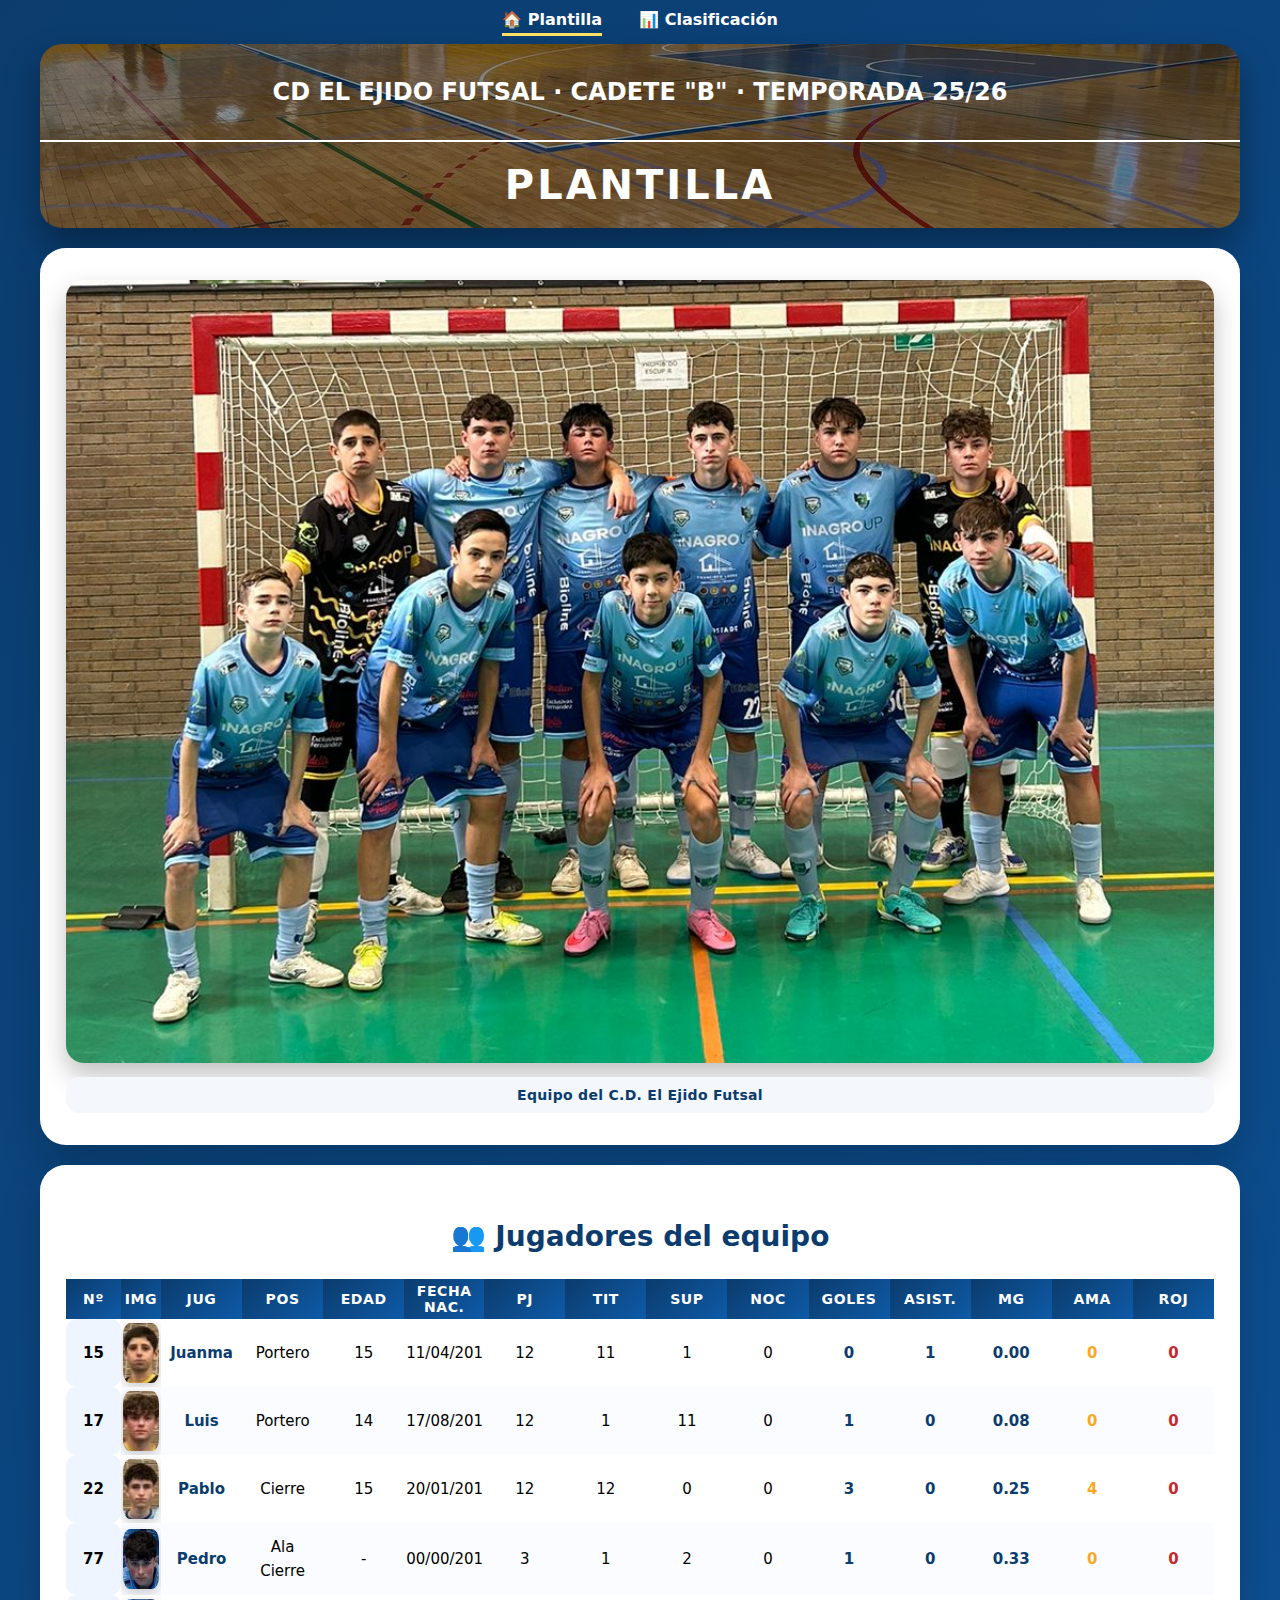
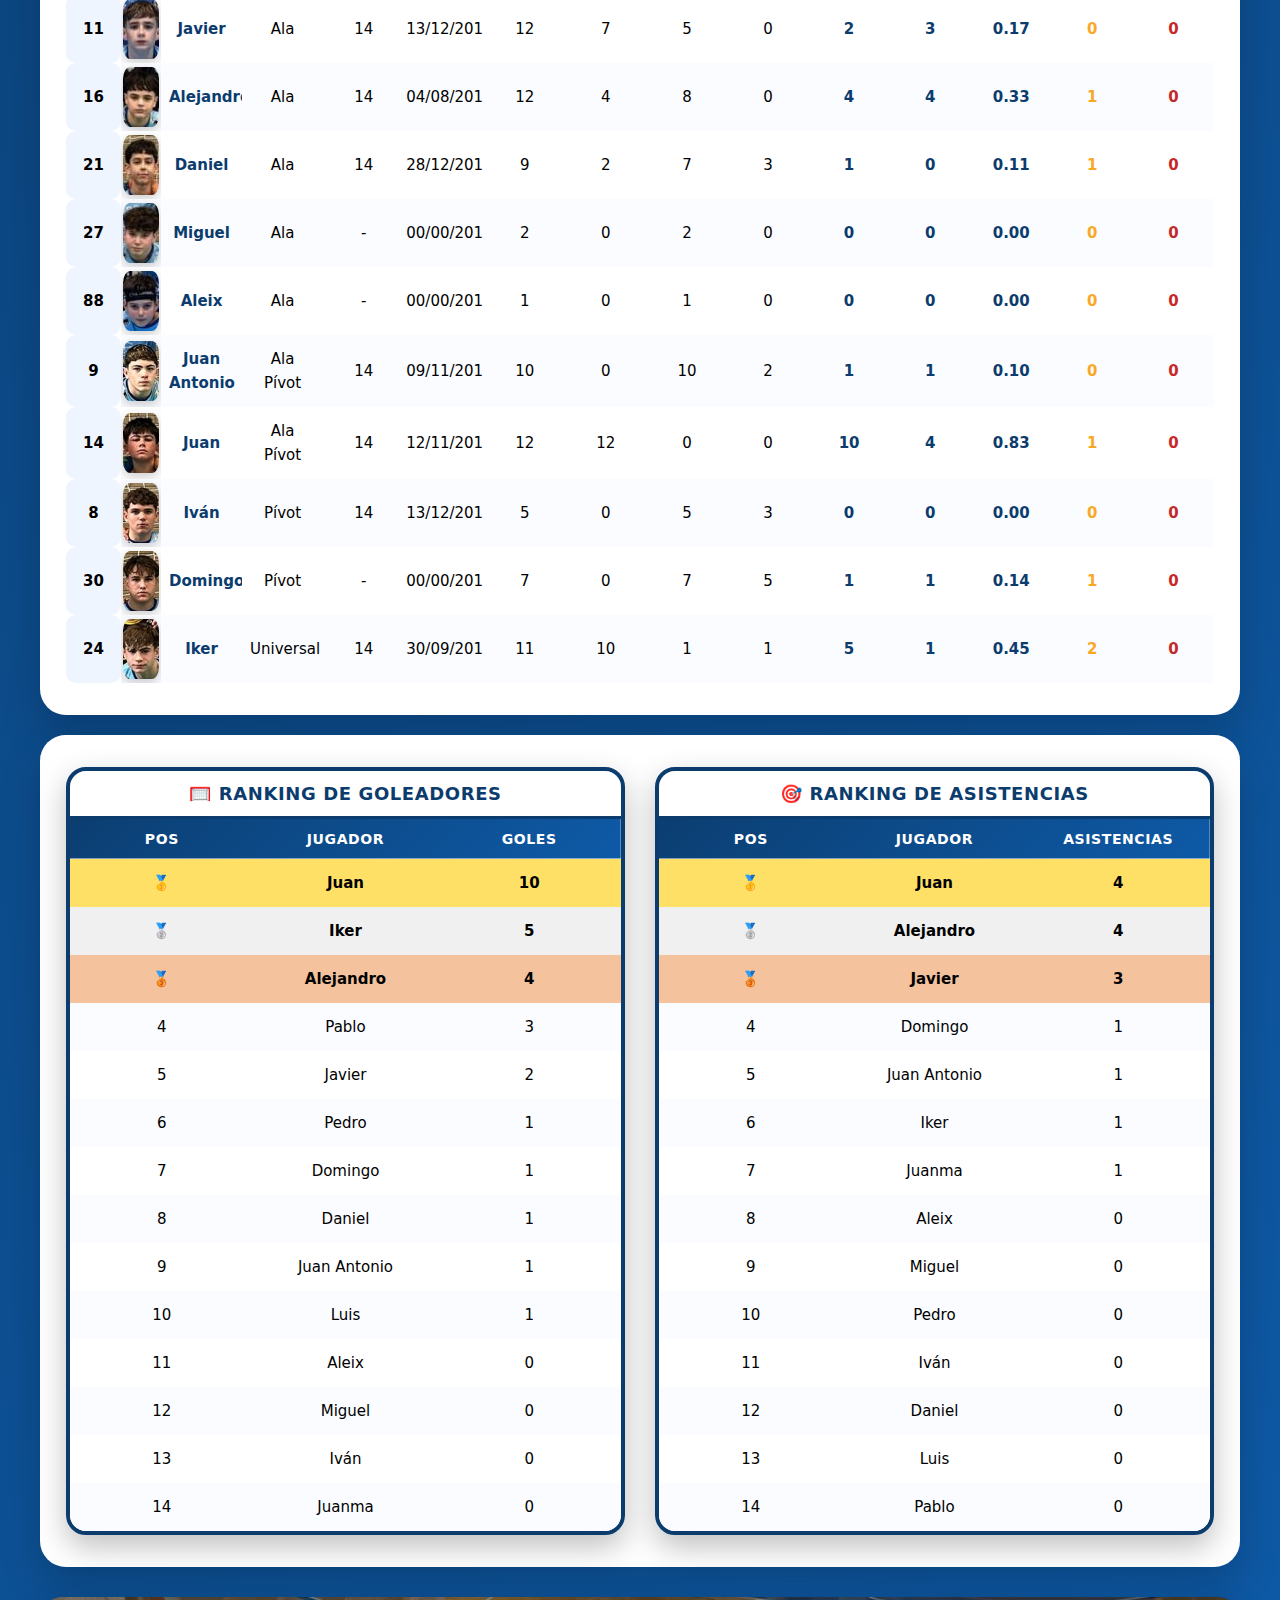
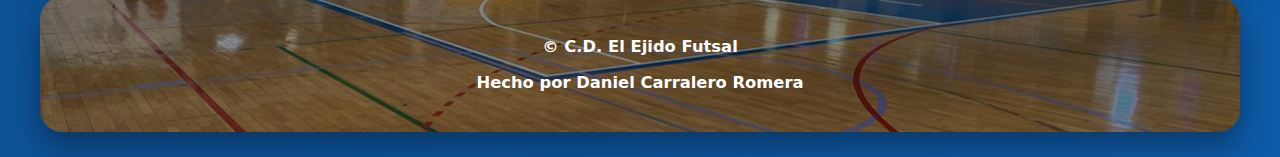
<file: index.html>
<!DOCTYPE html>
<html lang="es">
<head>
  <meta charset="UTF-8">
  <meta name="viewport" content="width=device-width, initial-scale=1.0">
  <title>C.D. El Ejido Futsal · Plantilla</title>
  <link rel="stylesheet" href="estilos.css">
  <style>
    th { cursor: pointer; }
    th:hover { text-decoration: underline; }
    .foto-jugador { width: 30px; height: 45px; object-fit: cover; border-radius: 12px; }
    #plantilla td:nth-child(2), #plantilla th:nth-child(2) { width: 40px; padding: 4px 2px; }
    #plantilla td:nth-child(1), #plantilla th:nth-child(1) { width: 55px; padding: 4px 2px; }
    #plantilla td:nth-child(6), #plantilla th:nth-child(6) { width: 80px; padding: 4px 2px; }
  </style>
</head>
<body>

<!-- ================= NAVEGACIÓN ================= -->
<nav>
  <a href="index.html" class="activo">🏠 Plantilla</a>
  <a href="clasificacion.html">📊 Clasificación</a>
</nav>

<!-- ================= TÍTULO ================= -->
<div class="titulo-seccion">
  <div class="titulo-top">
    <h2>CD EL EJIDO FUTSAL · CADETE "B" · TEMPORADA 25/26</h2>
  </div>
  <div class="titulo-principal">
    PLANTILLA
  </div>
</div>

<!-- ================= IMAGEN EQUIPO ================= -->
<div class="card fade equipo-card">
  <img id="Equipo" src="equipo.png" alt="CD El Ejido Futsal">
  <div class="equipo-info">
    Equipo del C.D. El Ejido Futsal
  </div>
</div>

<!-- ================= TABLA PLANTILLA ================= -->
<div class="card fade">
  <h2>👥 Jugadores del equipo</h2>
  <table id="plantilla">
    <thead>
      <tr>
        <th>Nº</th><th>IMG</th><th>JUG</th><th>POS</th><th>EDAD</th><th>FECHA NAC.</th>
        <th>PJ</th><th>TIT</th><th>SUP</th><th>NOC</th><th>GOLES</th>
        <th>ASIST.</th><th>MG</th><th>AMA</th><th>ROJ</th>
      </tr>
    </thead>
    <tbody id="tbodyPlantilla"></tbody>
  </table>
</div>

<!-- ================= RANKINGS ================= -->
<div class="card fade">
  <div class="rankings">

    <!-- GOLEADORES -->
    <div class="ranking-card">
      <table class="ranking">
        <thead>
          <tr><th colspan="3">🥅 Ranking de goleadores</th></tr>
          <tr><th>Pos</th><th>Jugador</th><th>Goles</th></tr>
        </thead>
        <tbody id="rankingGoles"></tbody>
      </table>
    </div>

    <!-- ASISTENCIAS -->
    <div class="ranking-card">
      <table class="ranking">
        <thead>
          <tr><th colspan="3">🎯 Ranking de asistencias</th></tr>
          <tr><th>Pos</th><th>Jugador</th><th>Asistencias</th></tr>
        </thead>
        <tbody id="rankingAsist"></tbody>
      </table>
    </div>

  </div>
</div>

<!-- ================= FOOTER ================= -->
<footer>
  <h3>© C.D. El Ejido Futsal</h3>
  <h3>Hecho por Daniel Carralero Romera</h3>
</footer>

<!-- ================= SCRIPT ================= -->
<script>
/* ================= FUNCIÓN CALCULAR EDAD ================= */
function calcularEdad(fecha){
  if(fecha==="-"||fecha==="00/00/2013"||fecha==="00/00/2011") return "-";
  const [d,m,y]=fecha.split("/");
  const nacimiento=new Date(y,m-1,d);
  const hoy=new Date();
  let edad=hoy.getFullYear()-nacimiento.getFullYear();
  const cumpleEsteAño=new Date(hoy.getFullYear(),nacimiento.getMonth(),nacimiento.getDate());
  if(hoy<cumpleEsteAño) edad--;
  return edad;
}

/* ================= NOMBRE A FOTO ================= */
function nombreArchivo(nombre){
  let n=nombre.normalize("NFD").replace(/[\u0300-\u036f]/g,"").replace(/\s+/g,"");
  return "Fotos_equipo/" + n + ".jpg";
}

/* ================= DATOS JUGADORES ================= */
const jugadores=[
  {n:15,nombre:"Juanma",pos:"Portero",fn:"11/04/2011",pj:12,tit:11,sup:1,noc:0,g:0,a:1,ama:0,roj:0},
  {n:17,nombre:"Luis",pos:"Portero",fn:"17/08/2011",pj:12,tit:1,sup:11,noc:0,g:1,a:0,ama:0,roj:0},
  {n:8,nombre:"Iván",pos:"Pívot",fn:"13/12/2011",pj:5,tit:0,sup:5,noc:3,g:0,a:0,ama:0,roj:0},
  {n:9,nombre:"Juan Antonio",pos:"Ala Pívot",fn:"09/11/2011",pj:10,tit:0,sup:10,noc:2,g:1,a:1,ama:0,roj:0},
  {n:11,nombre:"Javier",pos:"Ala",fn:"13/12/2011",pj:12,tit:7,sup:5,noc:0,g:2,a:3,ama:0,roj:0},
  {n:14,nombre:"Juan",pos:"Ala Pívot",fn:"12/11/2011",pj:12,tit:12,sup:0,noc:0,g:10,a:4,ama:1,roj:0},
  {n:16,nombre:"Alejandro",pos:"Ala",fn:"04/08/2011",pj:12,tit:4,sup:8,noc:0,g:4,a:4,ama:1,roj:0},
  {n:21,nombre:"Daniel",pos:"Ala",fn:"28/12/2011",pj:9,tit:2,sup:7,noc:3,g:1,a:0,ama:1,roj:0},
  {n:22,nombre:"Pablo",pos:"Cierre",fn:"20/01/2011",pj:12,tit:12,sup:0,noc:0,g:3,a:0,ama:4,roj:0},
  {n:24,nombre:"Iker",pos:"Universal",fn:"30/09/2011",pj:11,tit:10,sup:1,noc:1,g:5,a:1,ama:2,roj:0},
  {n:27,nombre:"Miguel",pos:"Ala",fn:"00/00/2013",pj:2,tit:0,sup:2,noc:0,g:0,a:0,ama:0,roj:0},
  {n:30,nombre:"Domingo",pos:"Pívot",fn:"00/00/2011",pj:7,tit:0,sup:7,noc:5,g:1,a:1,ama:1,roj:0},
  {n:77,nombre:"Pedro",pos:"Ala Cierre",fn:"00/00/2013",pj:3,tit:1,sup:2,noc:0,g:1,a:0,ama:0,roj:0},
  {n:88,nombre:"Aleix",pos:"Ala",fn:"00/00/2013",pj:1,tit:0,sup:1,noc:0,g:0,a:0,ama:0,roj:0},
];

jugadores.forEach(j=>j.foto=nombreArchivo(j.nombre));

const posicionesOrden=["Portero","Cierre","Ala Cierre","Ala","Ala Pívot","Pívot","Universal"];
const tbody=document.getElementById("tbodyPlantilla");

function renderTabla(data){
  tbody.innerHTML=data.map(j=>{
    const mg=j.pj?(j.g/j.pj).toFixed(2):"0.00";
    return `<tr>
      <td>${j.n}</td>
      <td><img src="${j.foto}" alt="${j.nombre}" class="foto-jugador"></td>
      <td>${j.nombre}</td>
      <td>${j.pos}</td>
      <td>${calcularEdad(j.fn)}</td>
      <td>${j.fn}</td>
      <td>${j.pj}</td>
      <td>${j.tit}</td>
      <td>${j.sup}</td>
      <td>${j.noc}</td>
      <td>${j.g}</td>
      <td>${j.a}</td>
      <td>${mg}</td>
      <td>${j.ama}</td>
      <td>${j.roj}</td>
    </tr>`;
  }).join("");
}

const dataInicial=[...jugadores].sort((a,b)=>{
  const posA=posicionesOrden.indexOf(a.pos), posB=posicionesOrden.indexOf(b.pos);
  return posA!==posB? posA-posB : a.n-b.n;
});

renderTabla(dataInicial);

// Orden click en headers
const headers=document.querySelectorAll("#plantilla th");
const orden={};

headers.forEach((th,i)=>{
  th.addEventListener("click",()=>{
    const keyMap={0:"n",2:"nombre",3:"pos",4:"edad",5:"fn",6:"pj",7:"tit",8:"sup",9:"noc",10:"g",11:"a",12:"mg",13:"ama",14:"roj"};
    const key=keyMap[i];
    orden[key]=orden[key]==="asc"?"desc":"asc"||"asc";
    const data=[...document.querySelectorAll("#tbodyPlantilla tr")].map(tr=>{
      const tds=tr.children;
      return {
        n:parseInt(tds[0].textContent),
        foto:tds[1].querySelector("img").src,
        nombre:tds[2].textContent,
        pos:tds[3].textContent,
        edad:tds[4].textContent,
        fn:tds[5].textContent,
        pj:parseInt(tds[6].textContent),
        tit:parseInt(tds[7].textContent),
        sup:parseInt(tds[8].textContent),
        noc:parseInt(tds[9].textContent),
        g:parseInt(tds[10].textContent),
        a:parseInt(tds[11].textContent),
        mg:parseFloat(tds[12].textContent),
        ama:parseInt(tds[13].textContent),
        roj:parseInt(tds[14].textContent)
      };
    });

    data.sort((a,b)=>{
      if(key==="pos") return orden[key]==="asc"? posicionesOrden.indexOf(a.pos)-posicionesOrden.indexOf(b.pos) : posicionesOrden.indexOf(b.pos)-posicionesOrden.indexOf(a.pos);
      if(typeof a[key]==="number") return orden[key]==="asc"? a[key]-b[key] : b[key]-a[key];
      return orden[key]==="asc"? a[key].localeCompare(b[key]) : b[key].localeCompare(a[key]);
    });

    renderTabla(data);
  });
});

// Rankings
const rankingG=document.getElementById("rankingGoles");
const rankingA=document.getElementById("rankingAsist");
const medallas=["🥇","🥈","🥉"];

rankingG.innerHTML=[...jugadores].sort((a,b)=>b.g!==a.g? b.g-a.g : a.pj-b.pj)
  .map((j,i)=>`<tr><td>${medallas[i]||i+1}</td><td>${j.nombre}</td><td>${j.g}</td></tr>`).join("");

rankingA.innerHTML=[...jugadores].sort((a,b)=>b.a!==a.a? b.a-a.a : a.pj-b.pj)
  .map((j,i)=>`<tr><td>${medallas[i]||i+1}</td><td>${j.nombre}</td><td>${j.a}</td></tr>`).join("");
</script>
</body>
</html>
</file>
<file: estilos.css>
/* ================= VARIABLES ================= */
:root{
  --azul:#0b3c6d;
  --azul2:#0e5aa7;
  --claro:#eef5ff;
  --gris:#f6f8fc;
  --amarillo:#ffe066;
}

/* =========================================================
   IMAGEN DEL EQUIPO
   ========================================================= */
#Equipo{
  width:100%;
  max-width:1200px;      /* no se hace gigante en PC */
  margin:20px auto 30px; /* centrada y con aire */
  display:block;
  border-radius:24px;
  box-shadow:0 14px 30px rgba(0,0,0,.35);
  object-fit:cover;
}

/* ================= SELECTOR LIGA ================= */
.liga-select {
  display: inline-block !important; /* fuerza que se muestre */
  padding:6px 12px;
  font-size:16px;
  border-radius:8px;
  border:2px solid var(--azul);
  background:white;
  color:var(--azul);
  cursor:pointer;
  margin-left:8px;
}

#selectorLiga {
  display: inline-block !important;
  margin:10px 0;
  padding:6px 10px;
  font-size:16px;
  border-radius:8px;
  border:2px solid var(--azul);
  background:#fff;
  color:var(--azul);
}

/* Mostrar select de liga siempre */
select {
  display:inline-block !important;
}

/* ================= RESET ================= */
*{
  box-sizing:border-box;
}

body{
  margin:0;
  padding:10px;
  font-family:'Segoe UI',system-ui,Arial,sans-serif;
  font-size:16px;
  background:linear-gradient(135deg,var(--azul),var(--azul2));
}

/* ================= NAV ================= */
nav{
  text-align:center;
  margin-bottom:14px;
}

nav a{
  color:white;
  text-decoration:none;
  font-weight:700;
  margin:0 16px;
}

nav a.activo{
  border-bottom:3px solid var(--amarillo);
  padding-bottom:4px;
}

/* ================= TÍTULO SECCIÓN ================= */
.titulo-seccion{
  max-width:1200px;
  margin:15px auto;
  border-radius:22px;
  overflow:hidden;
  background:
    linear-gradient(rgba(0,0,0,.45), rgba(0,0,0,.45)),
    url("pabellon.jpg") center/cover no-repeat;
  color:white;
  box-shadow:0 18px 35px rgba(0,0,0,.35);
}

.flecha:disabled {
  opacity: 0.3;
  cursor: not-allowed;
}

.titulo-top{
  text-align:center;
  padding:14px;
  font-weight:700;
  font-size:16px;
  border-bottom:2px solid white;
}

.titulo-principal{
  text-align:center;
  padding:20px;
  font-size:40px;
  font-weight:900;
  letter-spacing:3px;
}

/* ================= CARD ================= */
.card{
  background:white;
  border-radius:26px;
  padding:32px 26px;
  margin:20px auto;
  max-width:1200px;
  box-shadow:
    0 20px 40px rgba(0,0,0,.18),
    inset 0 1px 0 rgba(255,255,255,.6);
}

.card h2{
  display:flex;
  justify-content:center;
  align-items:center;
  gap:12px;
  font-size:28px;
  font-weight:900;
  color:var(--azul);
  margin-bottom:26px;
}

/* ================= TABLAS ================= */
table{
  width:100%;
  border-collapse:collapse;
  table-layout:fixed;
}

thead{
  background:linear-gradient(135deg,var(--azul),var(--azul2));
  color:white;
}

th{
  padding:12px 6px;
  font-size:14px;
  font-weight:900;
  text-transform:uppercase;
  letter-spacing:.6px;
}

td{
  padding:12px 8px;
  font-size:15px;
  text-align:center;
  vertical-align:middle;
  line-height:1.6;
  overflow:hidden;
}

tbody tr:nth-child(even){
  background:#fafcff;
}

tbody tr:hover{
  background:#e8f1ff;
}

/* ================= PLANTILLA ================= */
#plantilla thead th{
  position:sticky;
  top:0;
  z-index:3;
}

#plantilla td:first-child{
  font-weight:900;
  background:#eef5ff;
  border-radius:10px;
}

#plantilla td:nth-child(2){
  text-align:center;
}

#plantilla td:nth-child(2) img{
  width:40px;
  height:60px;
  object-fit:cover;
  border-radius:20%;
  box-shadow:0 4px 12px rgba(0,0,0,.2);
}

#plantilla td:nth-child(3){
  font-weight:700;
  color:var(--azul);
}

#plantilla td:nth-child(11),
#plantilla td:nth-child(12),
#plantilla td:nth-child(13){
  font-weight:900;
  color:var(--azul);
}

#plantilla td:nth-child(14){
  color:#f9a825;
  font-weight:800;
}

#plantilla td:nth-child(15){
  color:#c62828;
  font-weight:900;
}

#plantilla thead th{
  background:linear-gradient(135deg,var(--azul),var(--azul2));
  color:white;
  padding:12px 6px;
  font-size:14px;
  font-weight:900;
  text-transform:uppercase;
  letter-spacing:.6px;
}

tbody tr:nth-child(even){
  background:#fafcff;
}

tbody tr:hover{
  background:#e8f1ff;
}

/* ================= CLASIFICACIÓN ================= */
.clasificacion th:nth-child(1){width:55px;}
.clasificacion th:nth-child(2){width:300px;}
.clasificacion th:nth-child(3){width:70px;}
.clasificacion th:nth-child(n+4){width:65px;}

tr.ejido{
  background:rgb(222,240,247) !important;
  font-weight:900;
}

/* ================= EQUIPO ================= */
.equipo{
  display:flex;
  align-items:center;
  gap:14px;
  text-align:left;
}

.equipo .escudo{
  width:32px;
  height:32px;
  object-fit:contain;
  flex-shrink:0;
}

.nombre-equipo{
  line-height:1.2;
  font-weight:700;
}

/* ================= ESCUDOS ================= */
.escudo.mini{
  width:36px;
  height:36px;
}

/* ================= PUNTOS ================= */
.puntos{
  background:var(--amarillo);
  font-weight:900;
  border-radius:8px;
  padding:6px 0;
}

/* ================= PARTIDOS ================= */
.resultado-flex{
  display:flex;
  align-items:center;
  justify-content:center;
  gap:32px;
  min-height:36px;
  font-weight:700;
}

.resultado-flex span{
  min-width:90px;
}

.suspendido{
  color:#c62828;
  font-weight:800;
}

.fecha{
  font-style:italic;
  color:#303030;
}

/* ================= DESCANSO ================= */
.descanso{
  margin-top:14px;
  background:#fff3cd;
  border-left:6px solid #ff9800;
  padding:14px;
  border-radius:12px;
  display:flex;
  align-items:center;
  justify-content:center;
  gap:10px;
  font-weight:800;
}

/* ================= RANKINGS ================= */
.rankings{
  display:grid;
  grid-template-columns:repeat(auto-fit,minmax(280px,1fr));
  gap:30px;
}

.ranking-card{
  border:4px solid var(--azul);
  border-radius:20px;
  overflow:hidden;
  box-shadow:0 12px 30px rgba(0,0,0,.25);
}

.ranking-card thead tr:first-child th{
  background:white;
  color:var(--azul);
  font-size:18px;
  border-bottom:3px solid var(--azul);
}

.ranking-card tbody tr:nth-child(1){
  background:var(--amarillo);
  font-weight:900;
}

.ranking-card tbody tr:nth-child(2){
  background:#f0f0f0;
  font-weight:800;
}

.ranking-card tbody tr:nth-child(3){
  background:#f4c29d;
  font-weight:700;
}

/* ================= VÍDEOS ================= */
.videos{
  display:grid;
  grid-template-columns:repeat(auto-fit,minmax(260px,1fr));
  gap:26px;
}

.video-card{
  border-radius:18px;
  overflow:hidden;
  text-decoration:none;
  color:inherit;
  box-shadow:0 10px 25px rgba(0,0,0,.18);
  transition:.25s ease;
}

.video-card:hover{
  transform:translateY(-6px);
  box-shadow:0 18px 35px rgba(0,0,0,.28);
}

.video-card img{
  width:100%;
  border-bottom:4px solid var(--azul);
}

.video-card p{
  padding:14px;
  margin:0;
  font-weight:700;
  text-align:center;
  color:var(--azul);
  background:var(--claro);
}

/* ================= SELECTOR JORNADA ================= */
.jornada-card{
  text-align:center;
}

.jornada-control{
  display:flex;
  justify-content:center;
  align-items:center;
  gap:25px;
  margin-top:20px;
}

.flecha{
  background:#0b4fa3;
  color:white;
  border:none;
  font-size:22px;
  width:45px;
  height:45px;
  border-radius:50%;
  cursor:pointer;
  transition:.2s ease;
}

.flecha:hover{
  background:#093b7d;
  transform:scale(1.1);
}

.jornada-display{
  background:#f4f8ff;
  border:2px solid #0b4fa3;
  border-radius:14px;
  padding:10px 30px;
  min-width:160px;
}

#jornadaActual{
  font-size:32px;
  font-weight:700;
  color:#0b4fa3;
}

/* ================= JORNADA PRIME ================= */
.jornada-ui{
  display:flex;
  justify-content:center;
  align-items:center;
  gap:30px;
  margin-top:20px;
}

.jornada-pill{
  background:linear-gradient(135deg,#ffffff,#f3f7ff);
  border:3px solid var(--azul);
  border-radius:22px;
  padding:14px 36px;
  min-width:170px;
}

.jornada-label{
  display:block;
  font-size:13px;
  letter-spacing:2px;
  font-weight:700;
  color:#666;
}

.jornada-num{
  display:block;
  font-size:42px;
  font-weight:900;
  color:var(--azul);
}

/* ================= FOOTER ================= */
footer{
  max-width:1200px;
  margin:30px auto 15px;
  padding:24px;
  border-radius:22px;
  background:
    linear-gradient(rgba(0,0,0,.45), rgba(0,0,0,.45)),
    url("pabellon.jpg") center/cover no-repeat;
  color:white;
  text-align:center;
  font-size:14px;
  box-shadow:0 15px 30px rgba(0,0,0,.35);
}

/* ================= ANIMACIONES ================= */
.fade{
  animation:fadeIn .6s ease;
}

/* ================= IMÁGENES BASE ================= */
img{
  max-width:100%;
  height:auto;
  display:block;
  transition:transform .25s ease;
}

img:hover{
  transform:scale(1.05);
}

/* ================= CARD EQUIPO ================= */
.equipo-card{
  text-align:center;
}

#Equipo{
  width:100%;
  border-radius:18px;
  margin:0 auto;
  box-shadow:0 12px 26px rgba(0,0,0,.25);
}

.equipo-info{
  margin:14px auto 0;
  padding:10px 14px;
  font-size:14px;
  font-weight:700;
  color:var(--azul);
  background:#f4f7fb;
  border-radius:14px;
  letter-spacing:.3px;
}

/* ================= AJUSTES SELECTOR JORNADA ================= */
/* Mostrar selector de jornada y flechas en escritorio */
.jornada-control,
.jornada-select {
  display:flex !important;
  justify-content:center;
  align-items:center;
  gap:25px;
  margin-top:20px;
}

.flecha {
  display:inline-flex !important;
  align-items:center;
  justify-content:center;
}

/* Ocultar solo en móvil */
@media (max-width:768px) {
  .jornada-control,
  .jornada-select {
    display:none !important;
  }
}

/* ================= MEDIA QUERIES MÓVIL ================= */
@media (max-width:768px){

  body{
    padding:6px;
    padding-bottom:80px;
    font-size:15px;
    background:#0b3c6d;
  }

  nav{
    position:fixed;
    bottom:0;
    left:0;
    right:0;
    background:linear-gradient(135deg,var(--azul),var(--azul2));
    padding:10px 0;
    z-index:999;
    border-top:2px solid rgba(255,255,255,.25);
  }

  nav a{
    font-size:14px;
    padding:8px 16px;
    border-radius:14px;
  }

  nav a.activo{
    background:rgba(255,255,255,.18);
    border-bottom:none;
  }

  #Equipo{
    max-width:100%;
    margin:14px auto 22px;
    border-radius:18px;
  }

  .titulo-principal{
    font-size:22px;
    line-height:1.2;
    padding:16px;
    letter-spacing:2px;
  }

  .titulo-top{
    font-size:12px;
    padding:10px;
  }

  .card{
    padding:20px 14px;
    border-radius:20px;
    margin-top:14px;
    overflow-x:auto;
    -webkit-overflow-scrolling:touch;
  }

  .card h2{
    font-size:22px;
    margin-bottom:18px;
    text-align:center;
  }

  .clasificacion{
    width:auto;
    min-width:100%;
    table-layout:auto;
  }

  .clasificacion th,
  .clasificacion td{
    font-size:14px;
    padding:6px 8px;
    white-space:nowrap;
    text-align:center;
  }

  .clasificacion th:nth-child(2),
  .clasificacion td:nth-child(2){
    text-align:center;
    white-space:nowrap;
  }

  tr.ejido{
    background:rgb(222,240,247) !important;
    font-weight:900;
  }

  #tabla-partidos thead{
    display:none !important;
  }

  #tabla-partidos tr{
    display:grid;
    grid-template-columns:1fr;
    gap:10px;
    background:#fff;
    border-radius:22px;
    padding:18px 16px;
    border:3px solid var(--azul);
    box-shadow:0 12px 26px rgba(0,0,0,.25);
    margin-bottom:18px;
    text-align:center;
    animation:fadeIn .4s ease;
  }

  #tabla-partidos td{
    display:block;
    border:none;
    padding:4px 0;
  }

  #tabla-partidos td:nth-child(1),
  #tabla-partidos td:nth-child(3){
    font-size:17px;
    font-weight:800;
    color:var(--azul);
  }

  #tabla-partidos img{
    width:56px;
    height:56px;
    margin:8px auto;
    object-fit:contain;
  }

  #tabla-partidos .resultado .marcador{
    display:flex;
    align-items:center;
    justify-content:center;
    height:90px;
    max-width:95%;
    margin:16px auto;
    font-size:34px;
    font-weight:900;
    border-radius:22px;
    background:linear-gradient(135deg,var(--azul),var(--azul2));
    color:#fff;
  }

  #tabla-partidos .resultado .suspendido{
    display:flex;
    align-items:center;
    justify-content:center;
    height:60px;
    max-width:95%;
    margin:16px auto;
    font-size:22px;
    font-weight:900;
    border-radius:22px;
    background:#c62828;
    color:#fff;
  }

  #plantilla{
    min-width:880px;
    table-layout: fixed;
  }

  #plantilla th,
  #plantilla td{
    white-space:nowrap;
    font-size:14px;
    padding:6px 8px;
  }

  #plantilla th:nth-child(4),
  #plantilla td:nth-child(4),
  #plantilla th:nth-child(5),
  #plantilla td:nth-child(5),
  #plantilla th:nth-child(9),
  #plantilla td:nth-child(9),
  #plantilla th:nth-child(12),
  #plantilla td:nth-child(12){
    display:none;
  }

  .rankings,
  .videos{
    grid-template-columns:1fr;
  }

  footer{
    font-size:13px;
    padding:20px;
  }
}
/* ================= SELECTOR DE JORNADA ================= */

/* Mostrar control grande (flechas y número) en escritorio */
@media (min-width:769px) {
  .jornada-control {
    display: flex !important; /* fuerza que se vea en escritorio */
  }
  .jornada-select {
    display: none !important; /* ocultamos el select en escritorio */
  }
}

/* Mostrar select pequeño en móvil */
@media (max-width:768px) {
  .jornada-control {
    display: none !important; /* ocultamos control grande en móvil */
  }
  .jornada-select {
    display: inline-block !important; /* mostramos select en móvil */
  }
}
</file>
